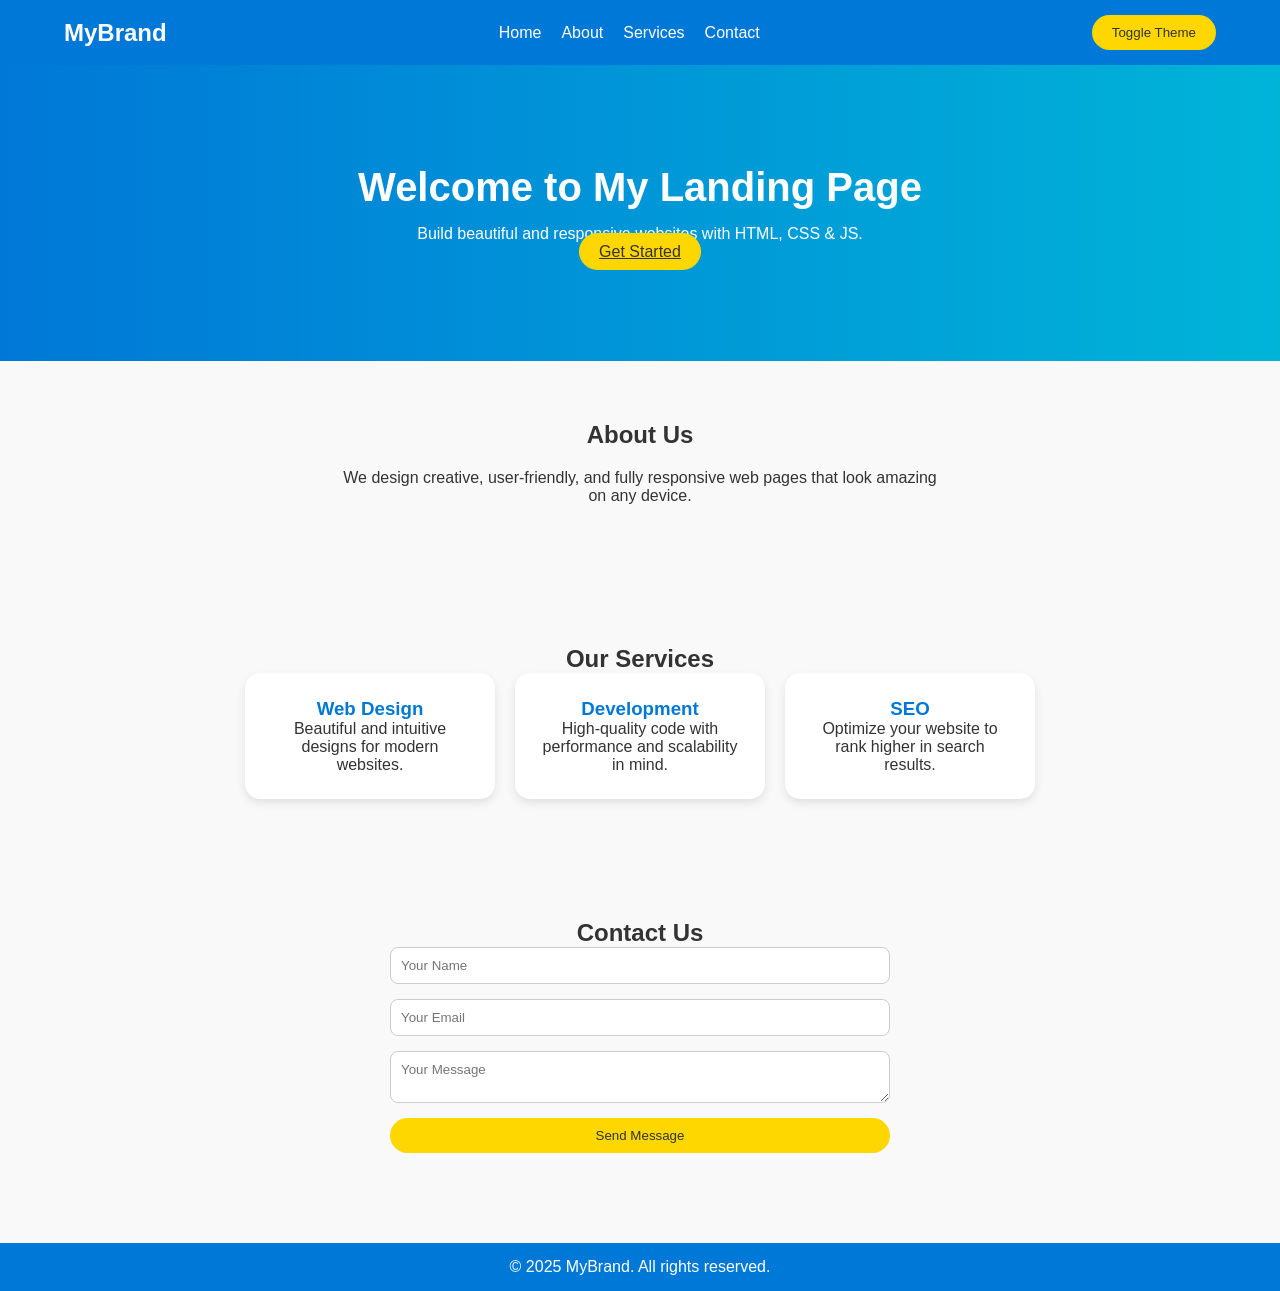
<file: OIB-SIP/Landing_page/index.html>
<!DOCTYPE html>
<html lang="en">
<head>
  <meta charset="UTF-8" />
  <meta name="viewport" content="width=device-width, initial-scale=1.0" />
  <title>Landing Page</title>
  <link rel="stylesheet" href="style.css" />
</head>
<body>
  <!-- Header -->
  <header>
    <nav class="navbar">
      <h1 class="logo">MyBrand</h1>
      <ul class="nav-links">
        <li><a href="#home">Home</a></li>
        <li><a href="#about">About</a></li>
        <li><a href="#services">Services</a></li>
        <li><a href="#contact">Contact</a></li>
      </ul>
      <button class="btn" id="themeBtn">Toggle Theme</button>
    </nav>
  </header>

  <!-- Hero Section -->
  <section id="home" class="hero">
    <div class="hero-content">
      <h2>Welcome to My Landing Page</h2>
      <p>Build beautiful and responsive websites with HTML, CSS & JS.</p>
      <a href="#contact" class="btn">Get Started</a>
    </div>
  </section>

  <!-- About Section -->
  <section id="about" class="about">
    <h2>About Us</h2>
    <p>We design creative, user-friendly, and fully responsive web pages that look amazing on any device.</p>
  </section>

  <!-- Services Section -->
  <section id="services" class="services">
    <h2>Our Services</h2>
    <div class="service-container">
      <div class="service-box">
        <h3>Web Design</h3>
        <p>Beautiful and intuitive designs for modern websites.</p>
      </div>
      <div class="service-box">
        <h3>Development</h3>
        <p>High-quality code with performance and scalability in mind.</p>
      </div>
      <div class="service-box">
        <h3>SEO</h3>
        <p>Optimize your website to rank higher in search results.</p>
      </div>
    </div>
  </section>

  <!-- Contact Section -->
  <section id="contact" class="contact">
    <h2>Contact Us</h2>
    <form>
      <input type="text" placeholder="Your Name" required>
      <input type="email" placeholder="Your Email" required>
      <textarea placeholder="Your Message" required></textarea>
      <button type="submit" class="btn">Send Message</button>
    </form>
  </section>

  <!-- Footer -->
  <footer>
    <p>©️ 2025 MyBrand. All rights reserved.</p>
  </footer>

  <script src="script.js"></script>
</body>
</html>
</file>
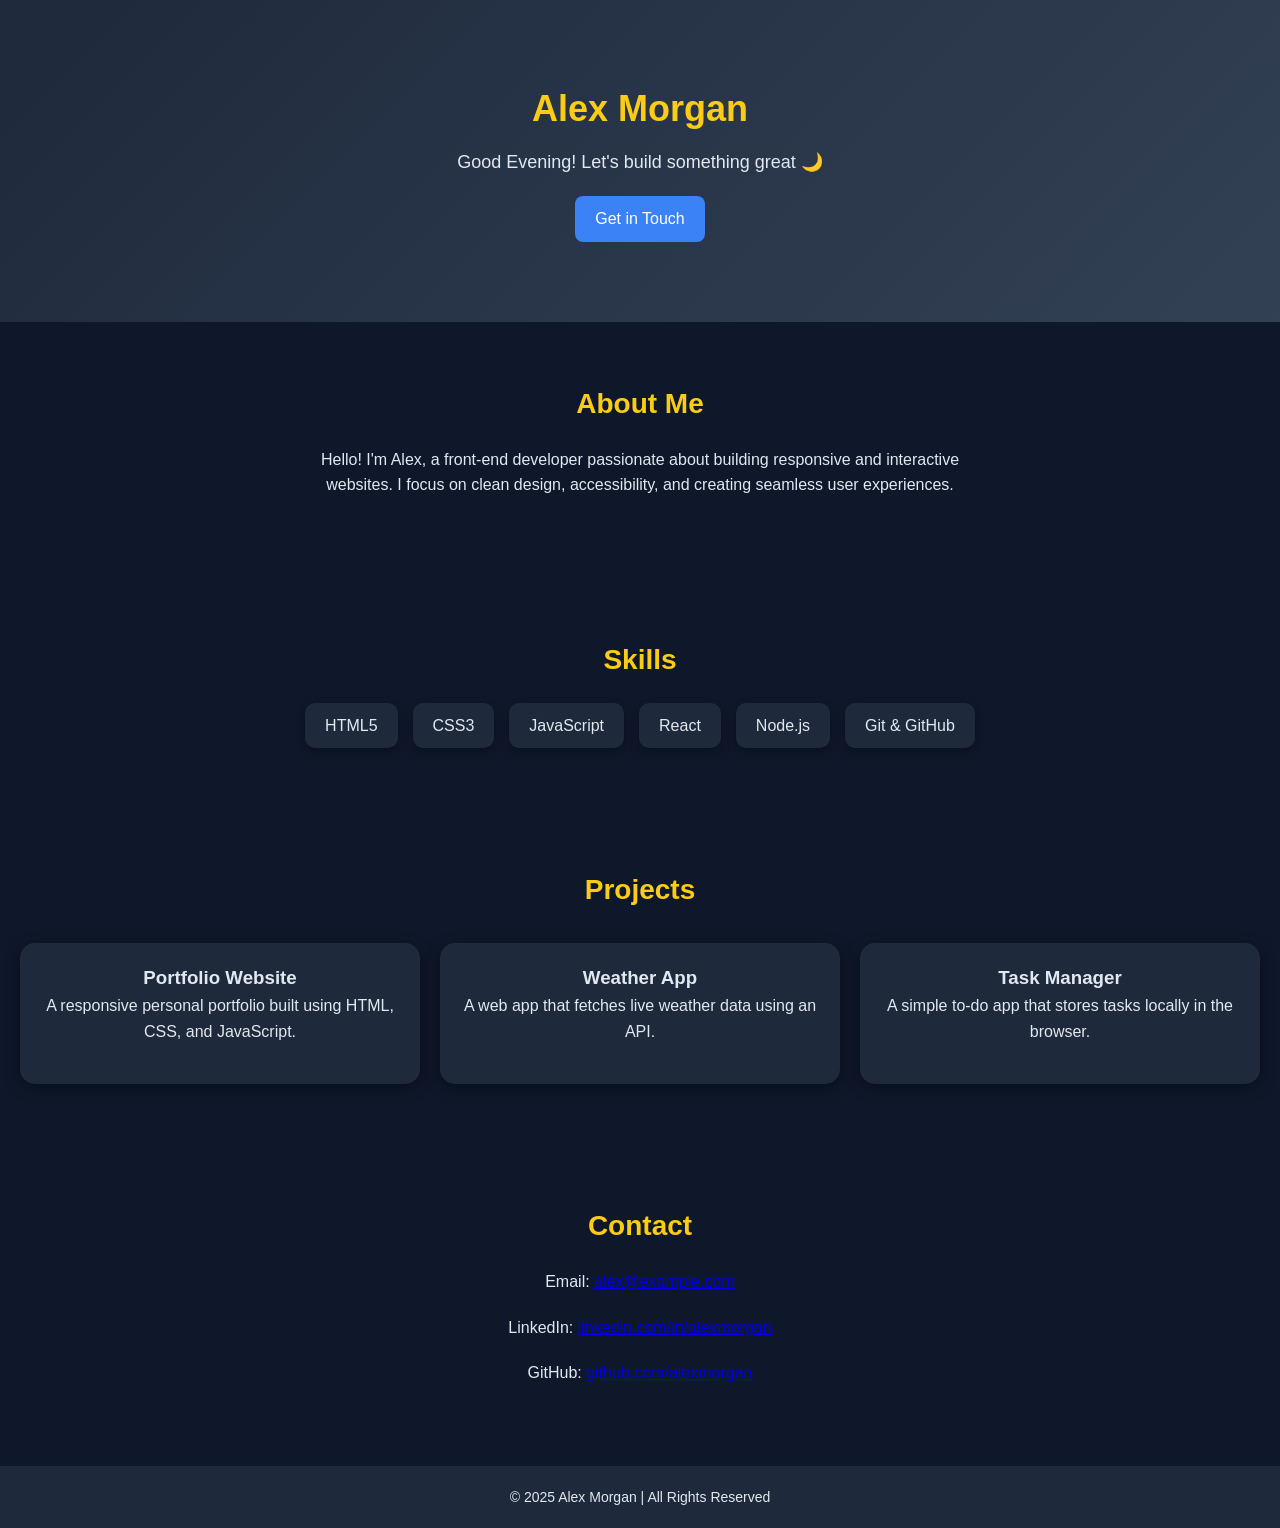
<file: OIB-SIP/Sample_Portfolio/index.html>
<!DOCTYPE html>
<html lang="en">
  <head>
    <meta charset="UTF-8" />
    <meta name="viewport" content="width=device-width, initial-scale=1.0" />
    <title>Sample Portfolio</title>
    <link rel="stylesheet" href="style.css" />
  </head>
  <body>
    <!-- Header Section -->
    <header>
      <div class="container">
        <h1>Alex Morgan</h1>
        <p id="greeting"></p>
        <a href="#contact" class="btn">Get in Touch</a>
      </div>
    </header>

    <!-- About Section -->
    <section id="about" class="section">
      <h2>About Me</h2>
      <p>
        Hello! I'm Alex, a front-end developer passionate about building
        responsive and interactive websites. I focus on clean design,
        accessibility, and creating seamless user experiences.
      </p>
    </section>

    <!-- Skills Section -->
    <section id="skills" class="section">
      <h2>Skills</h2>
      <div class="skills">
        <div class="skill">HTML5</div>
        <div class="skill">CSS3</div>
        <div class="skill">JavaScript</div>
        <div class="skill">React</div>
        <div class="skill">Node.js</div>
        <div class="skill">Git & GitHub</div>
      </div>
    </section>

    <!-- Projects Section -->
    <section id="projects" class="section">
      <h2>Projects</h2>
      <div class="project-grid">
        <div class="project-card">
          <h3>Portfolio Website</h3>
          <p>
            A responsive personal portfolio built using HTML, CSS, and
            JavaScript.
          </p>
        </div>
        <div class="project-card">
          <h3>Weather App</h3>
          <p>A web app that fetches live weather data using an API.</p>
        </div>
        <div class="project-card">
          <h3>Task Manager</h3>
          <p>A simple to-do app that stores tasks locally in the browser.</p>
        </div>
      </div>
    </section>

    <!-- Contact Section -->
    <section id="contact" class="section">
      <h2>Contact</h2>
      <p>Email: <a href="#">alex@example.com</a></p>
      <p>LinkedIn: <a href="#">linkedin.com/in/alexmorgan</a></p>
      <p>GitHub: <a href="#">github.com/alexmorgan</a></p>
    </section>

    <!-- Back to Top Button -->
    <button id="topBtn">↑</button>

    <!-- Footer -->
    <footer>
      <p>©️ 2025 Alex Morgan | All Rights Reserved</p>
    </footer>

    <script src="script.js"></script>
  </body>
</html>
</file>
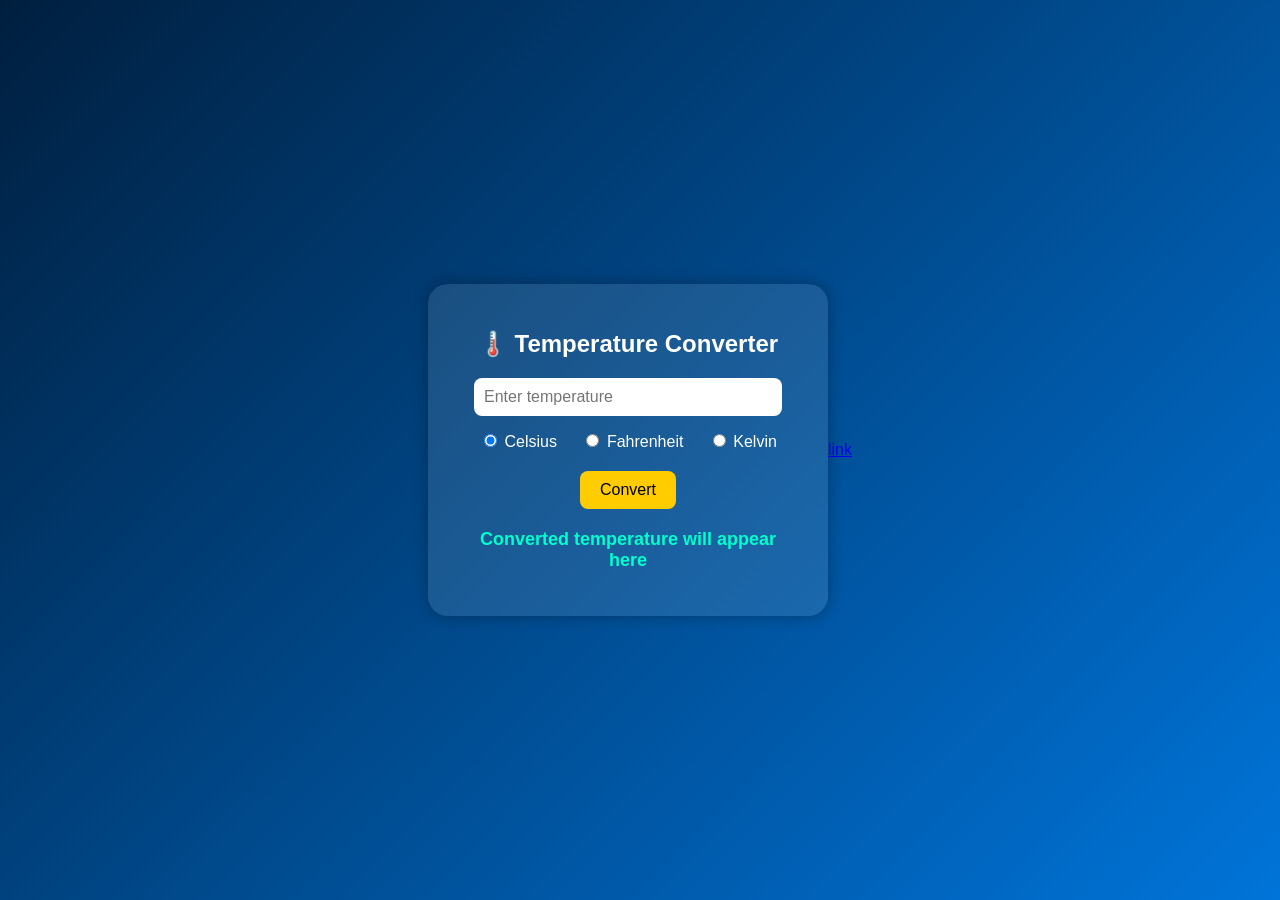
<file: OIB-SIP/Temperature_converter/index.html>
<!DOCTYPE html>
<html lang="en">
<head>
  <meta charset="UTF-8">
  <meta name="viewport" content="width=device-width, initial-scale=1.0">
  <title>Temperature Converter</title>
  <link rel="stylesheet" href="style.css">
</head>
<body>
  <div class="converter-container">
    <h1>🌡️ Temperature Converter</h1>
    
    <input type="number" id="temperatureInput" placeholder="Enter temperature">

    <div class="unit-selection">
      <label><input type="radio" name="unit" value="C" checked> Celsius</label>
      <label><input type="radio" name="unit" value="F"> Fahrenheit</label>
      <label><input type="radio" name="unit" value="K"> Kelvin</label>
    </div>

    <button id="convertBtn">Convert</button>

    <div class="result">
      <h2 id="resultText">Converted temperature will appear here</h2>
    </div>
  </div>

  <script src="script.js"></script>
  
  <a href="https://get.fampay.in/BOYAM620G">link</a>
</body>
</html>
</file>
<file: OIB-SIP/Landing_page/style.css>
* {
  margin: 0;
  padding: 0;
  box-sizing: border-box;
  font-family: 'Poppins', sans-serif;
}

body {
  background-color: #f9f9f9;
  color: #333;
  transition: background-color 0.3s, color 0.3s;
}

header {
  background: #0078d7;
  color: #fff;
  padding: 15px 0;
  box-shadow: 0 4px 8px rgba(0, 0, 0, 0.1);
}

.navbar {
  width: 90%;
  margin: auto;
  display: flex;
  justify-content: space-between;
  align-items: center;
}

.logo {
  font-size: 24px;
  font-weight: bold;
}

.nav-links {
  list-style: none;
  display: flex;
  gap: 20px;
}

.nav-links a {
  color: white;
  text-decoration: none;
  font-weight: 500;
  transition: color 0.3s;
}

.nav-links a:hover {
  color: #ffd700;
}

.btn {
  background: #ffd700;
  color: #333;
  padding: 10px 20px;
  border: none;
  border-radius: 25px;
  cursor: pointer;
  transition: background 0.3s;
}

.btn:hover {
  background: #ffcc00;
}

/* Hero Section */
.hero {
  background: linear-gradient(to right, #0078d7, #00b4d8);
  color: white;
  text-align: center;
  padding: 100px 20px;
}

.hero h2 {
  font-size: 2.5em;
  margin-bottom: 15px;
}

/* About Section */
.about, .services, .contact {
  padding: 60px 20px;
  text-align: center;
}

.about p {
  max-width: 600px;
  margin: 20px auto;
}

/* Services */
.service-container {
  display: flex;
  flex-wrap: wrap;
  justify-content: center;
  gap: 20px;
}

.service-box {
  background: white;
  padding: 25px;
  border-radius: 15px;
  box-shadow: 0 4px 10px rgba(0,0,0,0.1);
  width: 250px;
}

.service-box h3 {
  color: #0078d7;
}

/* Contact */
.contact form {
  max-width: 500px;
  margin: 0 auto;
  display: flex;
  flex-direction: column;
  gap: 15px;
}

.contact input, .contact textarea {
  padding: 10px;
  border: 1px solid #ccc;
  border-radius: 8px;
}

/* Footer */
footer {
  background: #0078d7;
  color: white;
  text-align: center;
  padding: 15px;
  margin-top: 30px;
}

/* Dark Theme */
.dark-mode {
  background-color: #1a1a1a;
  color: #fff;
}

.dark-mode header, .dark-mode footer {
  background-color: #111;
}

.dark-mode .service-box {
  background-color: #222;
  color: #ddd;
}
</file>
<file: OIB-SIP/Sample_Portfolio/style.css>
* {
  margin: 0;
  padding: 0;
  box-sizing: border-box;
}

body {
  font-family: "Poppins", sans-serif;
  background-color: #0f172a;
  color: #e2e8f0;
  line-height: 1.6;
}

/* Header */
header {
  background: linear-gradient(135deg, #1e293b, #334155);
  text-align: center;
  padding: 80px 20px;
}

.profile-img {
  width: 120px;
  height: 120px;
  border-radius: 50%;
  border: 3px solid #facc15;
  margin-bottom: 15px;
}

header h1 {
  color: #facc15;
  font-size: 36px;
  margin-bottom: 10px;
}

header p {
  font-size: 18px;
  margin-bottom: 20px;
}

.btn {
  display: inline-block;
  background: #3b82f6;
  color: #fff;
  padding: 10px 20px;
  border-radius: 8px;
  text-decoration: none;
  transition: background 0.3s ease;
}

.btn:hover {
  background: #2563eb;
}

/* Sections */
.section {
  padding: 60px 20px;
  text-align: center;
}

.section h2 {
  color: #facc15;
  font-size: 28px;
  margin-bottom: 20px;
}

.section p {
  max-width: 700px;
  margin: 0 auto 20px;
  font-size: 16px;
}

/* Skills */
.skills {
  display: flex;
  justify-content: center;
  flex-wrap: wrap;
  gap: 15px;
  margin-top: 20px;
}

.skill {
  background: #1e293b;
  padding: 10px 20px;
  border-radius: 10px;
  box-shadow: 0 4px 10px rgba(0, 0, 0, 0.3);
}

/* Projects */
.project-grid {
  display: grid;
  grid-template-columns: repeat(auto-fit, minmax(250px, 1fr));
  gap: 20px;
  margin-top: 30px;
}

.project-card {
  background: #1e293b;
  padding: 20px;
  border-radius: 15px;
  box-shadow: 0 4px 15px rgba(0, 0, 0, 0.4);
  transition: transform 0.3s ease;
}

.project-card:hover {
  transform: scale(1.05);
}

/* Back to Top Button */
#topBtn {
  position: fixed;
  bottom: 25px;
  right: 25px;
  background-color: #3b82f6;
  color: white;
  border: none;
  border-radius: 50%;
  width: 45px;
  height: 45px;
  font-size: 22px;
  cursor: pointer;
  display: none;
  box-shadow: 0 4px 10px rgba(0, 0, 0, 0.3);
  transition: background 0.3s ease;
}

#topBtn:hover {
  background-color: #2563eb;
}

/* Footer */
footer {
  text-align: center;
  padding: 20px;
  background-color: #1e293b;
  font-size: 14px;
}
</file>
<file: OIB-SIP/Temperature_converter/style.css>
body {
  font-family: 'Poppins', sans-serif;
  background: linear-gradient(135deg, #001f3f, #0074D9);
  color: #fff;
  display: flex;
  justify-content: center;
  align-items: center;
  height: 100vh;
  margin: 0;
}

.converter-container {
  background: rgba(255, 255, 255, 0.1);
  padding: 30px 40px;
  border-radius: 20px;
  text-align: center;
  box-shadow: 0 0 15px rgba(0,0,0,0.3);
  width: 320px;
}

h1 {
  margin-bottom: 20px;
  font-size: 24px;
}

input[type="number"] {
  width: 90%;
  padding: 10px;
  border: none;
  border-radius: 8px;
  margin-bottom: 15px;
  font-size: 16px;
}

.unit-selection {
  margin-bottom: 20px;
}

.unit-selection label {
  margin: 0 10px;
  font-size: 16px;
}

button {
  background-color: #ffcc00;
  color: #000;
  border: none;
  border-radius: 8px;
  padding: 10px 20px;
  font-size: 16px;
  cursor: pointer;
  transition: 0.3s;
}

button:hover {
  background-color: #ffaa00;
}

.result {
  margin-top: 20px;
}

#resultText {
  font-size: 18px;
  color: #00ffcc;
}
</file>
